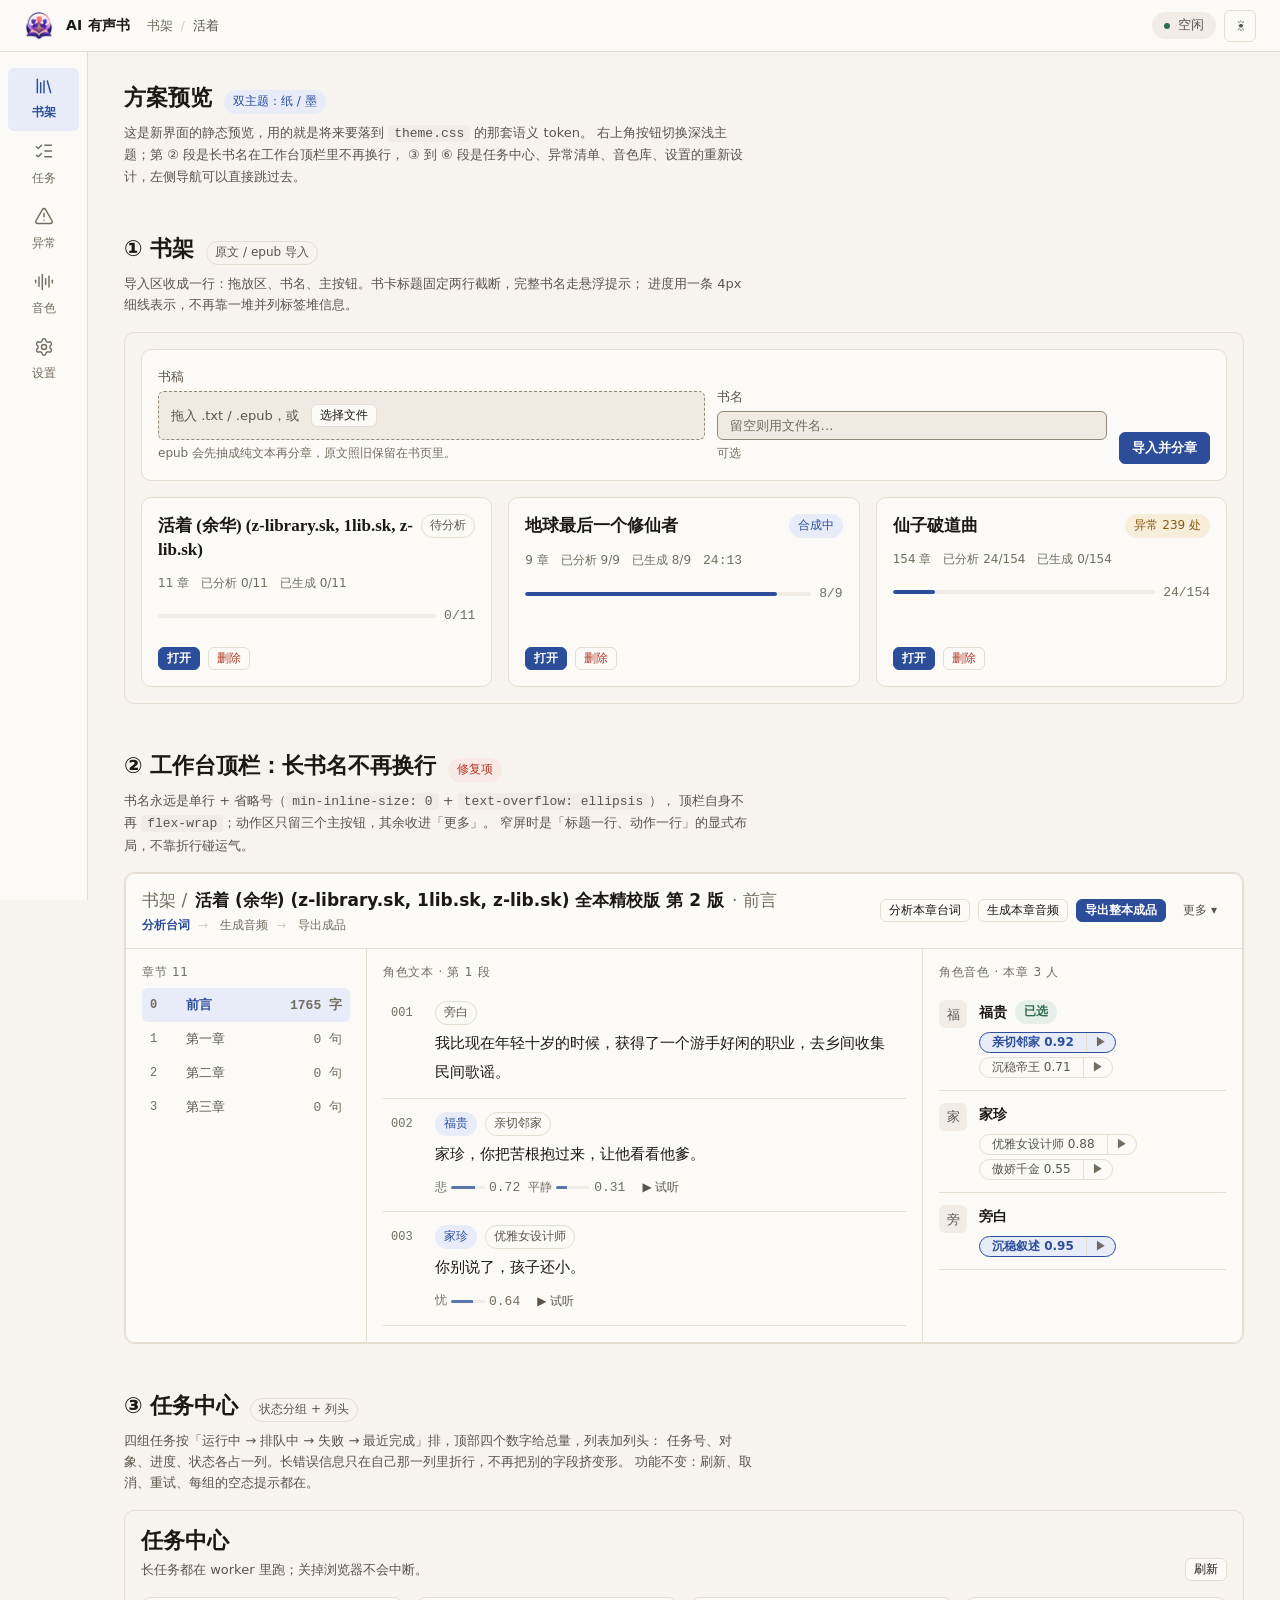
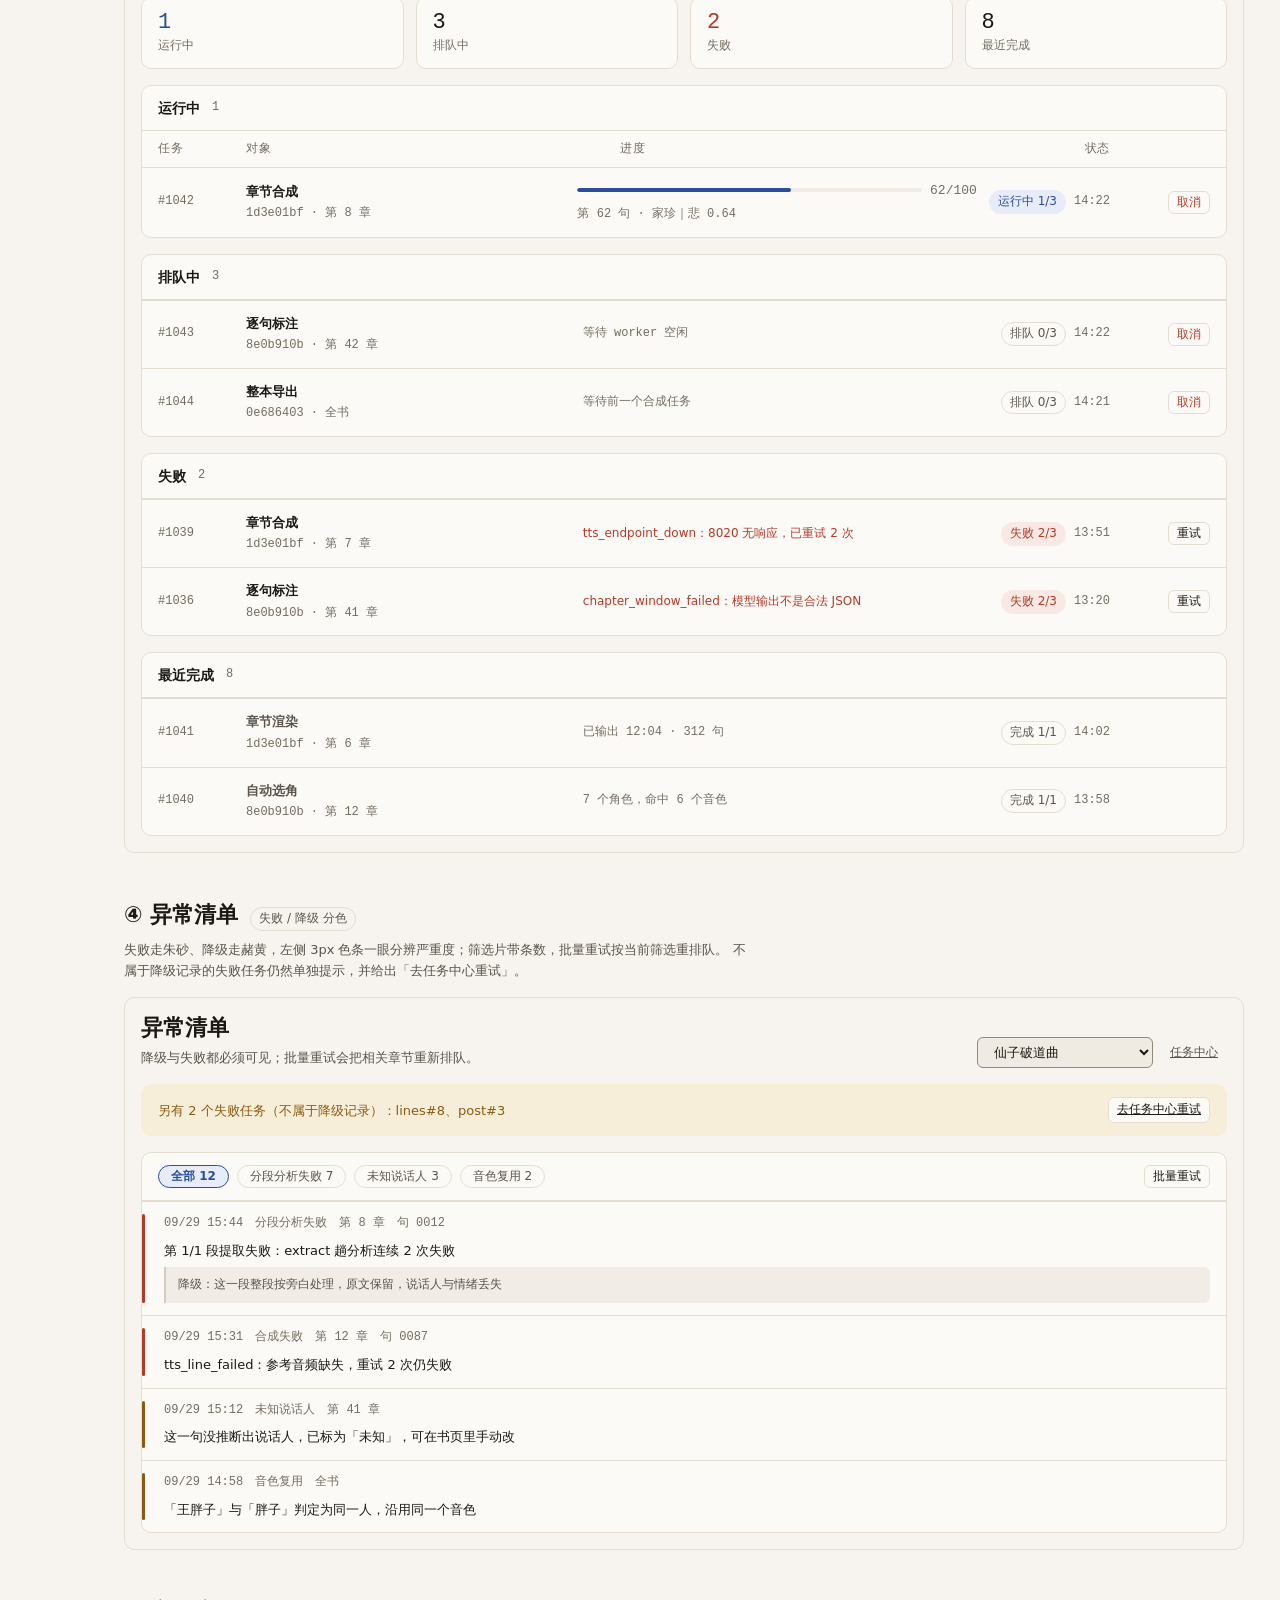
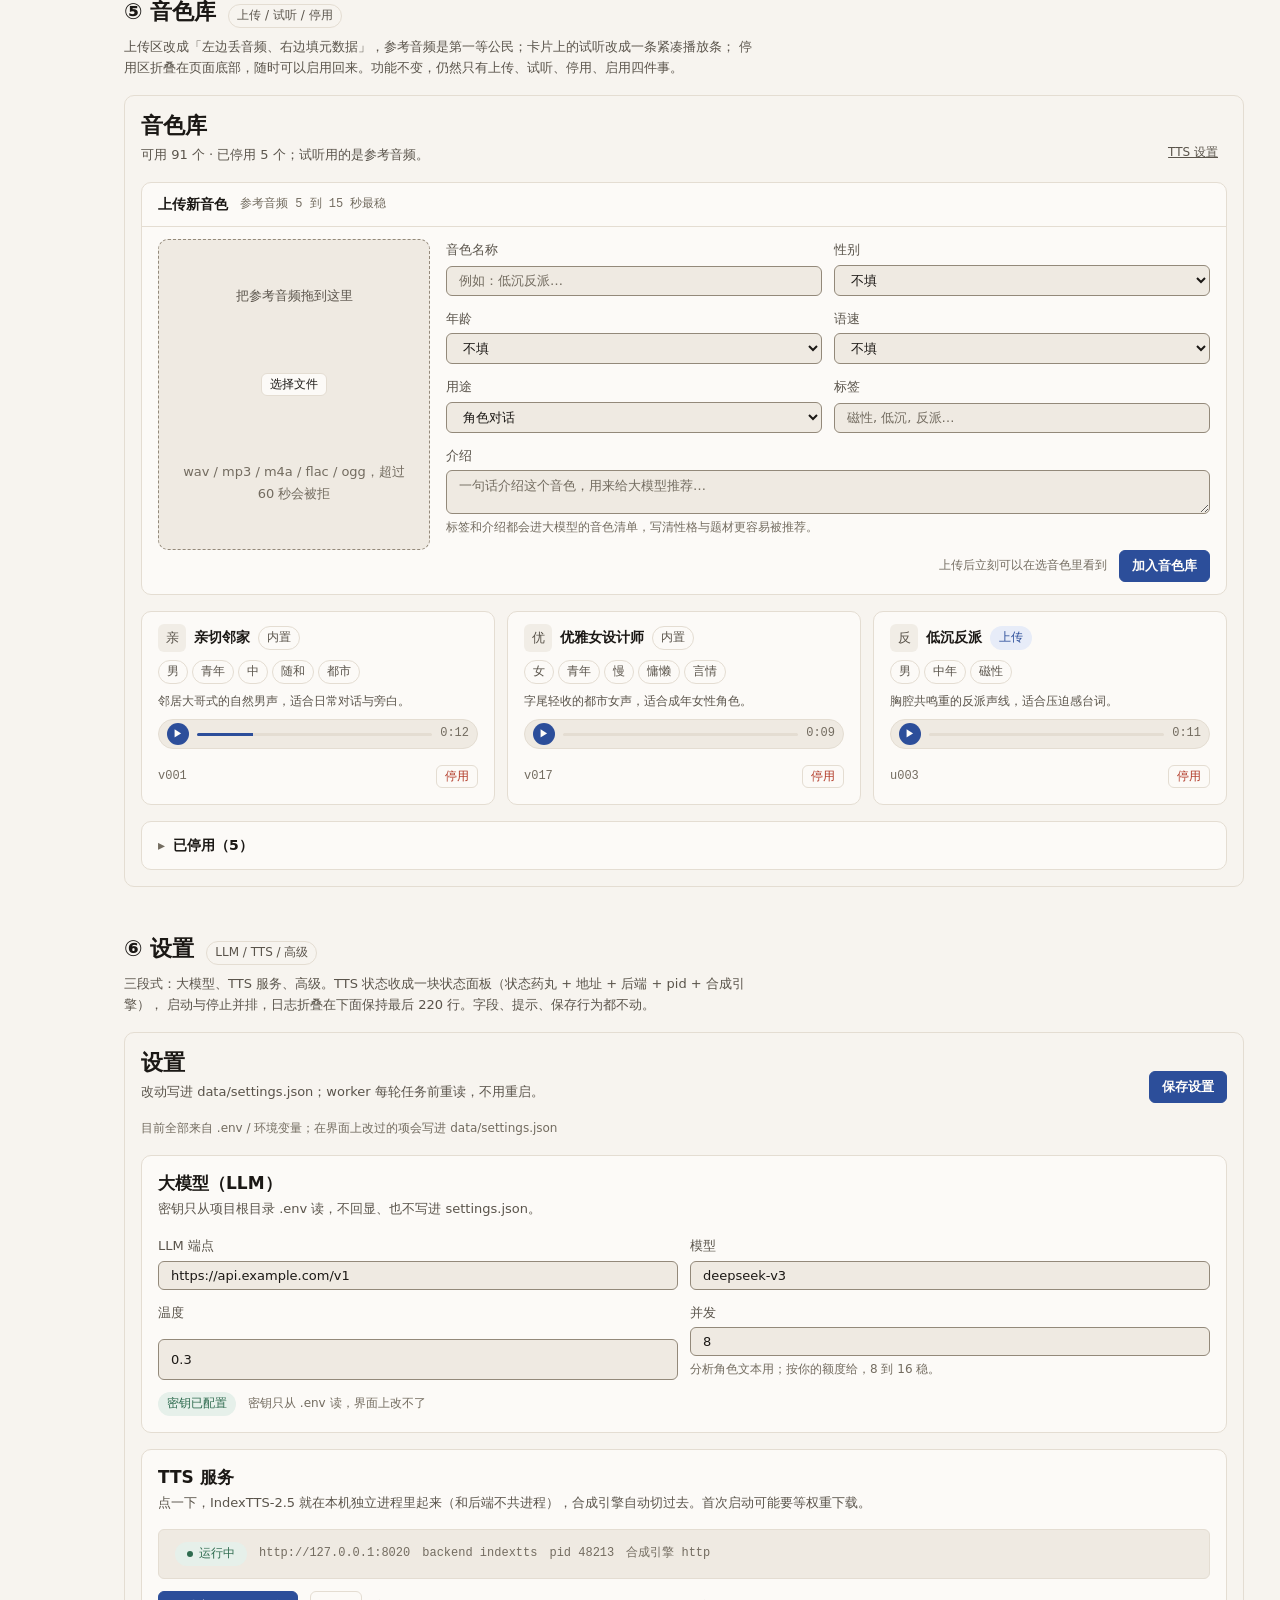
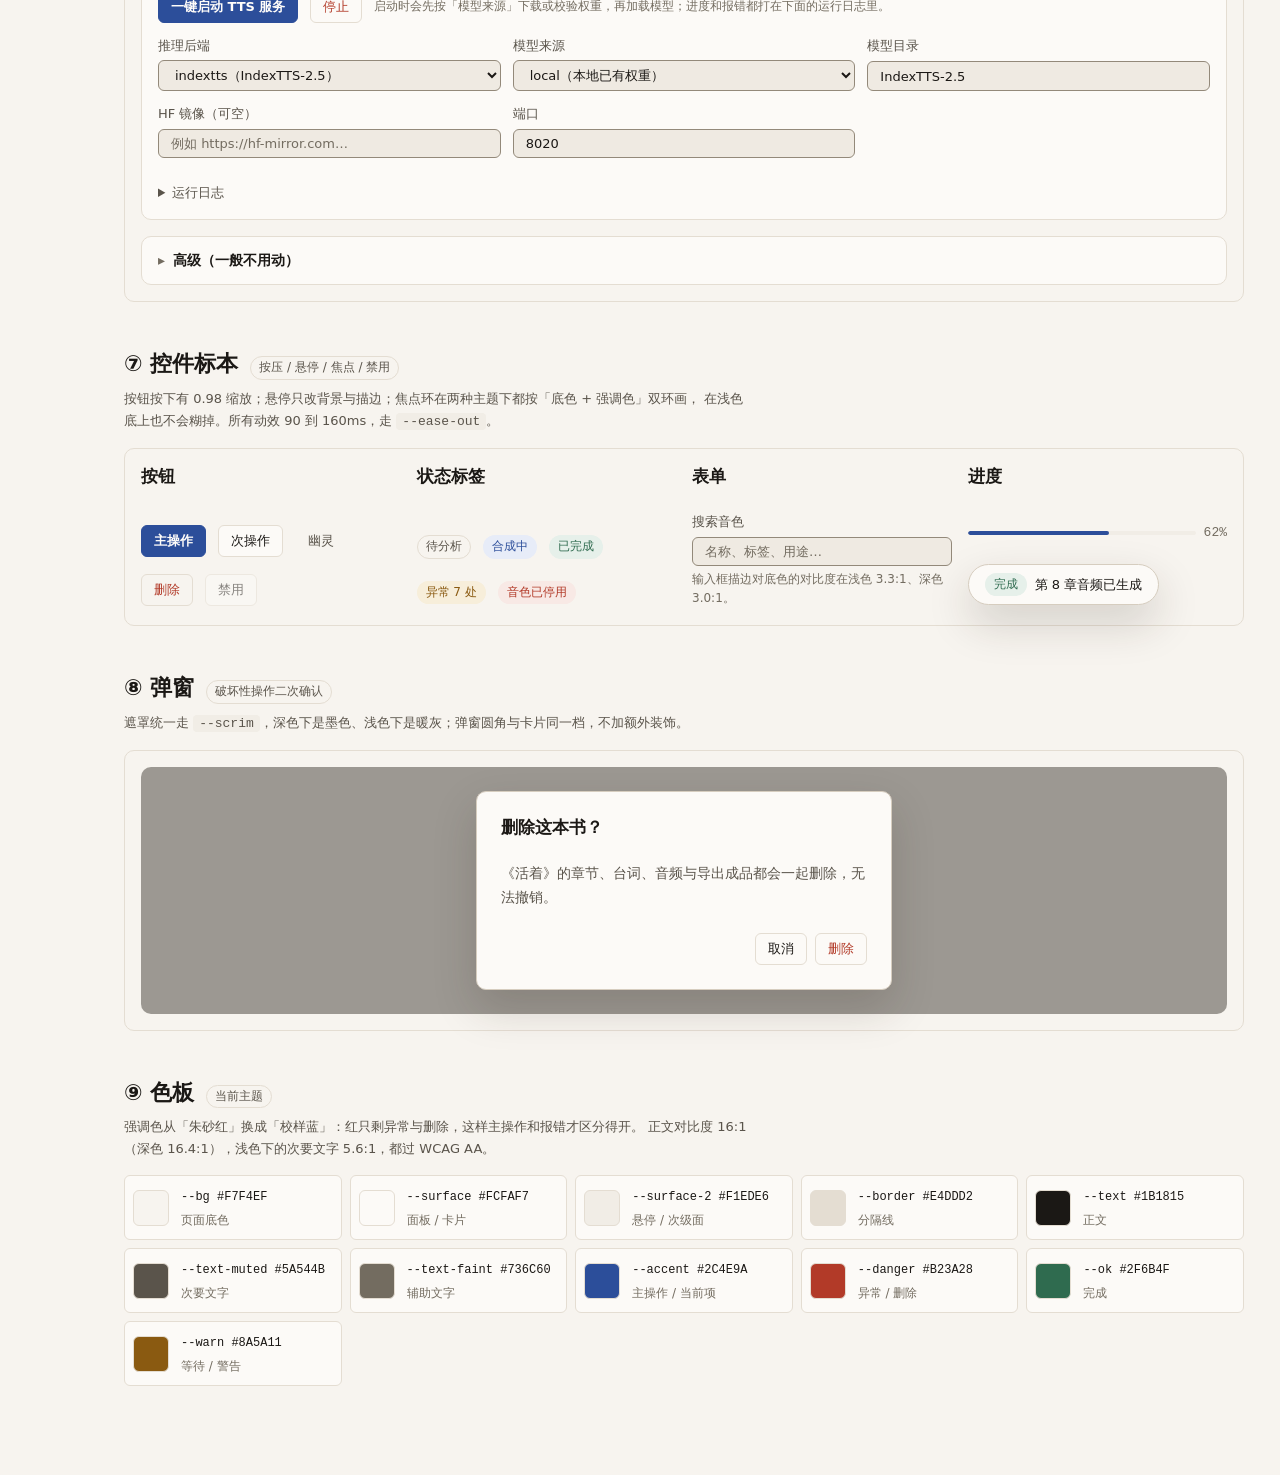
<file: docs/design-preview.html>
<!doctype html>
<html lang="zh-CN" data-theme="dark">
<head>
  <meta charset="utf-8">
  <meta name="viewport" content="width=device-width, initial-scale=1">
  <meta name="color-scheme" content="light dark">
  <title>AI 有声书 · 新界面方案预览</title>
  <script>
    // 先落主题再上色，避免刷新时闪白/闪黑
    (function () {
      try {
        var saved = localStorage.getItem("aiab-theme");
        var system = window.matchMedia("(prefers-color-scheme: light)").matches ? "light" : "dark";
        document.documentElement.dataset.theme = saved === "light" || saved === "dark" ? saved : system;
      } catch (error) {
        document.documentElement.dataset.theme = "dark";
      }
    })();
  </script>
  <style>
    /* ============================================================ 语义 token
       双主题只有一个来源：颜色全部走变量，组件里不写裸色值。
       深色 = 墨，浅色 = 纸；强调色 = 校样蓝（编辑部改稿的蓝铅笔，不参与印刷）；
       朱砂只留给「异常 / 破坏性操作」。 */
    :root {
      color-scheme: light;

      --bg: #f7f4ef;
      --surface: #fcfaf7;
      --surface-2: #f1ede6;
      --inset: #efeae2;
      --border: #e4ddd2;
      --border-strong: #d6cdbf;
      --border-input: #93897a;

      --text: #1b1815;
      --text-muted: #5a544b;
      --text-faint: #736c60;

      --accent: #2c4e9a;
      --accent-hover: #25417f;
      --accent-soft: #e7ecf8;
      --on-accent: #fffdfa;

      --danger: #b23a28;
      --danger-soft: #f8e9e5;
      --ok: #2f6b4f;
      --ok-soft: #e6f0ea;
      --warn: #8a5a11;
      --warn-soft: #f7eeda;

      --scrim: rgba(30, 24, 18, 0.42);
      --brand-chip: transparent;
      --shadow-1: 0 1px 2px rgba(43, 33, 22, 0.07), 0 6px 16px rgba(43, 33, 22, 0.05);
      --shadow-2: 0 18px 44px rgba(43, 33, 22, 0.18);

      --font-sans: "Noto Sans SC", "Source Han Sans SC", "Microsoft YaHei", system-ui, sans-serif;
      --font-serif: "Noto Serif SC", "Source Han Serif SC", "Songti SC", "SimSun", serif;
      --font-mono: "Cascadia Mono", "JetBrains Mono", "Consolas", monospace;

      --text-xs: 0.75rem;
      --text-sm: 0.8125rem;
      --text-base: 0.875rem;
      --text-lg: 1.0625rem;
      --text-xl: 1.375rem;
      --text-2xl: 1.875rem;

      --space-1: 4px;
      --space-2: 8px;
      --space-3: 12px;
      --space-4: 16px;
      --space-5: 24px;
      --space-6: 32px;
      --space-7: 48px;

      --radius-sm: 6px;
      --radius: 10px;
      --radius-pill: 999px;

      --masthead-h: 52px;
      --ease-out: cubic-bezier(0.23, 1, 0.32, 1);
      --focus: 0 0 0 2px var(--bg), 0 0 0 4px var(--accent);
    }

    :root[data-theme="dark"] {
      color-scheme: dark;

      --bg: #12100e;
      --surface: #1a1714;
      --surface-2: #221e1a;
      --inset: #151311;
      --border: #2e2823;
      --border-strong: #3d362f;
      --border-input: #6b6255;

      --text: #f3eee6;
      --text-muted: #b4aca0;
      --text-faint: #8c8377;

      --accent: #93b4f5;
      --accent-hover: #a8c4fa;
      --accent-soft: #1c2436;
      --on-accent: #0f1420;

      --danger: #e4735c;
      --danger-soft: #2a1b17;
      --ok: #6fbf95;
      --ok-soft: #16241d;
      --warn: #e0a852;
      --warn-soft: #262013;

      --scrim: rgba(6, 5, 4, 0.6);
      --brand-chip: #fbfbfb;
      --shadow-1: 0 1px 0 rgba(0, 0, 0, 0.45);
      --shadow-2: 0 20px 48px rgba(0, 0, 0, 0.55);
    }

    /* ============================================================ 基础 */
    * { box-sizing: border-box; }
    html, body { margin: 0; padding: 0; }
    body {
      background: var(--bg);
      color: var(--text);
      font-family: var(--font-sans);
      font-size: var(--text-base);
      line-height: 1.65;
      -webkit-font-smoothing: antialiased;
      transition: background-color 160ms var(--ease-out), color 160ms var(--ease-out);
    }
    h1, h2, h3, h4 { margin: 0 0 var(--space-3); line-height: 1.3; font-weight: 600; }
    h1 { font-family: var(--font-serif); font-size: var(--text-2xl); letter-spacing: 0.01em; }
    h2 { font-size: var(--text-xl); }
    h3 { font-size: var(--text-lg); }
    p { margin: 0 0 var(--space-3); }
    .mono, code { font-family: var(--font-mono); font-variant-numeric: tabular-nums; font-size: var(--text-sm); }
    .muted { color: var(--text-muted); }
    .faint { color: var(--text-faint); }
    :focus-visible { outline: none; box-shadow: var(--focus); border-radius: var(--radius-sm); }

    @media (prefers-reduced-motion: reduce) {
      * { transition-duration: 1ms !important; animation-duration: 1ms !important; }
    }

    /* ============================================================ 顶栏与导航 */
    .masthead {
      position: sticky;
      top: 0;
      z-index: 20;
      display: flex;
      align-items: center;
      gap: var(--space-4);
      block-size: var(--masthead-h);
      padding: 0 var(--space-5);
      background: var(--surface);
      border-block-end: 1px solid var(--border);
    }
    .brand { display: flex; align-items: center; gap: var(--space-3); min-inline-size: 0; }
    .brand__mark {
      inline-size: 30px;
      block-size: 30px;
      border-radius: var(--radius-sm);
      background: var(--brand-chip, transparent);
      object-fit: contain;
      flex: none;
    }
    .brand__name { font-weight: 600; letter-spacing: 0.02em; white-space: nowrap; }
    .crumb {
      display: flex;
      align-items: center;
      gap: var(--space-2);
      min-inline-size: 0;
      color: var(--text-faint);
      font-size: var(--text-sm);
    }
    .crumb__sep { color: var(--border-strong); }
    .crumb__here { color: var(--text-muted); white-space: nowrap; }
    .masthead__tail { margin-inline-start: auto; display: flex; align-items: center; gap: var(--space-2); }
    .status {
      display: inline-flex;
      align-items: center;
      gap: var(--space-2);
      padding: 3px var(--space-3);
      border-radius: var(--radius-pill);
      background: var(--surface-2);
      color: var(--text-muted);
      font-size: var(--text-xs);
      white-space: nowrap;
    }
    .status__dot { inline-size: 6px; block-size: 6px; border-radius: 50%; background: var(--ok); }

    .icon-btn {
      display: grid;
      place-items: center;
      inline-size: 32px;
      block-size: 32px;
      border: 1px solid var(--border);
      border-radius: var(--radius-sm);
      background: var(--surface);
      color: var(--text-muted);
      cursor: pointer;
      font-size: var(--text-base);
      transition: background-color 140ms var(--ease-out), color 140ms var(--ease-out), border-color 140ms var(--ease-out);
    }
    .icon-btn:hover { background: var(--surface-2); color: var(--text); border-color: var(--border-strong); }
    .icon-btn:active { transform: scale(0.97); }

    .rail {
      position: fixed;
      inset-block: var(--masthead-h) 0;
      inset-inline-start: 0;
      inline-size: 88px;
      display: flex;
      flex-direction: column;
      gap: 2px;
      padding: var(--space-4) var(--space-2);
      background: var(--surface);
      border-inline-end: 1px solid var(--border);
    }
    .rail a {
      display: flex;
      flex-direction: column;
      align-items: center;
      gap: 2px;
      padding: var(--space-2) var(--space-1);
      border-radius: var(--radius-sm);
      color: var(--text-faint);
      text-decoration: none;
      font-size: var(--text-xs);
      transition: background-color 140ms var(--ease-out), color 140ms var(--ease-out);
    }
    .rail a:hover { background: var(--surface-2); color: var(--text); }
    .rail a[aria-current="page"] { background: var(--accent-soft); color: var(--accent); font-weight: 600; }
    .rail__mark { font-family: var(--font-serif); font-size: var(--text-lg); line-height: 1.2; }

    main { margin-inline-start: 88px; padding: var(--space-6) var(--space-5) var(--space-7); }
    .wrap { max-inline-size: 1120px; margin-inline: auto; }

    .spec { margin-block-end: var(--space-7); }
    .spec__head { display: flex; align-items: baseline; gap: var(--space-3); flex-wrap: wrap; margin-block-end: var(--space-2); }
    .spec__head h2 { margin: 0; }
    .spec__note { margin: 0 0 var(--space-4); max-inline-size: 76ch; color: var(--text-muted); font-size: var(--text-sm); }
    .spec__stage { padding: var(--space-4); background: var(--bg); border: 1px solid var(--border); border-radius: var(--radius); }
    .spec__stage--flush { padding: 0; overflow: hidden; }

    /* ============================================================ 控件 */
    .btn {
      display: inline-flex;
      align-items: center;
      gap: var(--space-2);
      padding: 6px var(--space-3);
      border: 1px solid var(--border);
      border-radius: var(--radius-sm);
      background: var(--surface);
      color: var(--text);
      font-family: var(--font-sans);
      font-size: var(--text-sm);
      white-space: nowrap;
      cursor: pointer;
      transition: background-color 140ms var(--ease-out), border-color 140ms var(--ease-out), color 140ms var(--ease-out), transform 90ms var(--ease-out);
    }
    .btn:hover { background: var(--surface-2); border-color: var(--border-strong); }
    .btn:active { transform: scale(0.98); }
    .btn[disabled] { opacity: 0.5; cursor: not-allowed; }
    .btn--primary { background: var(--accent); border-color: var(--accent); color: var(--on-accent); font-weight: 600; }
    .btn--primary:hover { background: var(--accent-hover); border-color: var(--accent-hover); }
    .btn--ghost { background: transparent; border-color: transparent; color: var(--text-muted); }
    .btn--ghost:hover { background: var(--surface-2); color: var(--text); }
    .btn--danger { background: transparent; border-color: var(--border); color: var(--danger); }
    .btn--danger:hover { background: var(--danger-soft); border-color: var(--danger); }
    .btn--sm { padding: 2px var(--space-2); font-size: var(--text-xs); }

    .tag {
      display: inline-flex;
      align-items: center;
      gap: 4px;
      padding: 1px var(--space-2);
      border: 1px solid var(--border);
      border-radius: var(--radius-pill);
      color: var(--text-muted);
      font-size: var(--text-xs);
      white-space: nowrap;
    }
    .tag--accent { border-color: transparent; background: var(--accent-soft); color: var(--accent); }
    .tag--ok { border-color: transparent; background: var(--ok-soft); color: var(--ok); }
    .tag--warn { border-color: transparent; background: var(--warn-soft); color: var(--warn); }
    .tag--danger { border-color: transparent; background: var(--danger-soft); color: var(--danger); }

    .field { display: grid; gap: var(--space-1); }
    .field > label { font-size: var(--text-sm); color: var(--text-muted); }
    .field__hint { margin: 0; font-size: var(--text-xs); color: var(--text-faint); }
    input[type="text"], input[type="search"], select, textarea {
      inline-size: 100%;
      padding: 6px var(--space-3);
      border: 1px solid var(--border-input);
      border-radius: var(--radius-sm);
      background: var(--inset);
      color: var(--text);
      font-family: var(--font-sans);
      font-size: var(--text-sm);
    }
    input::placeholder, textarea::placeholder { color: var(--text-faint); }

    .progress { display: flex; align-items: center; gap: var(--space-2); min-inline-size: 8rem; }
    .progress__track { position: relative; flex: 1; block-size: 4px; border-radius: var(--radius-pill); background: var(--surface-2); overflow: hidden; }
    .progress__fill { position: absolute; inset-block: 0; left: 0; border-radius: inherit; background: var(--accent); }

    /* ============================================================ 书架 */
    .import {
      display: grid;
      grid-template-columns: minmax(0, 1.4fr) minmax(0, 1fr) auto;
      gap: var(--space-3);
      align-items: end;
      padding: var(--space-4);
      background: var(--surface);
      border: 1px solid var(--border);
      border-radius: var(--radius);
    }
    .dropzone {
      display: flex;
      align-items: center;
      gap: var(--space-3);
      padding: var(--space-3);
      border: 1px dashed var(--border-input);
      border-radius: var(--radius-sm);
      background: var(--inset);
      color: var(--text-muted);
      font-size: var(--text-sm);
    }
    .book-grid { display: grid; gap: var(--space-4); grid-template-columns: repeat(auto-fill, minmax(min(100%, 20rem), 1fr)); margin-block-start: var(--space-4); }
    .book-card {
      display: flex;
      flex-direction: column;
      gap: var(--space-3);
      padding: var(--space-4);
      background: var(--surface);
      border: 1px solid var(--border);
      border-radius: var(--radius);
      transition: border-color 140ms var(--ease-out), box-shadow 140ms var(--ease-out), transform 140ms var(--ease-out);
    }
    .book-card:hover { border-color: var(--border-strong); box-shadow: var(--shadow-1); transform: translateY(-1px); }
    .book-card__top { display: flex; align-items: flex-start; gap: var(--space-2); }
    .book-card__title {
      flex: 1;
      min-inline-size: 0;
      margin: 0;
      font-family: var(--font-serif);
      font-size: var(--text-lg);
      line-height: 1.4;
      display: -webkit-box;
      -webkit-line-clamp: 2;
      -webkit-box-orient: vertical;
      overflow: hidden;
    }
    .book-card__meta { display: flex; align-items: center; gap: var(--space-3); flex-wrap: wrap; color: var(--text-faint); font-size: var(--text-xs); }
    .book-card__actions { display: flex; gap: var(--space-2); margin-block-start: auto; padding-block-start: var(--space-2); }

    /* ============================================================ 工作台顶栏（本次要修的地方） */
    .wb { background: var(--surface); border: 1px solid var(--border); border-radius: var(--radius); overflow: hidden; }
    .wb__bar {
      display: grid;
      grid-template-columns: minmax(0, 1fr) auto;
      align-items: center;
      gap: var(--space-4);
      padding: var(--space-3) var(--space-4);
      border-block-end: 1px solid var(--border);
    }
    .wb__id { min-inline-size: 0; display: grid; gap: 2px; }
    .wb__title {
      display: flex;
      align-items: baseline;
      gap: var(--space-2);
      min-inline-size: 0;
      font-size: var(--text-lg);
      font-weight: 600;
    }
    .wb__title > .wb__book {
      min-inline-size: 0;
      overflow: hidden;
      text-overflow: ellipsis;
      white-space: nowrap;   /* 关键：书名永不换行，超出就省略号 */
    }
    .wb__title > .wb__slash, .wb__title > .wb__chap { flex: none; color: var(--text-faint); font-weight: 400; }
    .wb__steps { display: flex; align-items: center; gap: var(--space-2); font-size: var(--text-xs); color: var(--text-faint); }
    .wb__step { display: inline-flex; align-items: center; gap: 4px; }
    .wb__step[data-state="current"] { color: var(--accent); font-weight: 600; }
    .wb__step + .wb__step::before { content: "→"; color: var(--border-strong); margin-inline-end: var(--space-2); }
    .wb__actions { display: flex; align-items: center; gap: var(--space-2); flex-wrap: nowrap; }
    .wb__body { display: grid; grid-template-columns: 15rem minmax(0, 1fr) 20rem; }
    .wb__col { padding: var(--space-4); }
    .wb__col + .wb__col { border-inline-start: 1px solid var(--border); }
    .wb__col h4 { margin: 0 0 var(--space-2); font-size: var(--text-xs); color: var(--text-faint); font-weight: 400; letter-spacing: 0.06em; }

    .chapter-item {
      display: grid;
      grid-template-columns: 1.75rem minmax(0, 1fr) auto;
      align-items: center;
      gap: var(--space-2);
      inline-size: 100%;
      padding: var(--space-2);
      border: 0;
      border-radius: var(--radius-sm);
      background: transparent;
      color: var(--text-muted);
      font-family: var(--font-sans);
      font-size: var(--text-sm);
      text-align: start;
      cursor: pointer;
    }
    .chapter-item:hover { background: var(--surface-2); color: var(--text); }
    .chapter-item[aria-current="true"] { background: var(--accent-soft); color: var(--accent); font-weight: 600; }
    .chapter-item__no { font-family: var(--font-mono); font-size: var(--text-xs); color: var(--text-faint); }

    .line {
      display: grid;
      grid-template-columns: 2rem minmax(0, 1fr);
      gap: var(--space-3);
      padding: var(--space-3) var(--space-2);
      border-block-end: 1px solid var(--border);
    }
    .line:hover { background: var(--surface-2); }
    .line__seq { font-family: var(--font-mono); font-size: var(--text-xs); color: var(--text-faint); padding-block-start: 4px; }
    .line__who { display: inline-flex; align-items: center; gap: var(--space-2); margin-block-end: var(--space-1); }
    .line__role { font-size: var(--text-xs); color: var(--text-muted); }
    .line__role--narration { color: var(--text-faint); }
    .line__text { margin: 0; font-family: var(--font-serif); font-size: 0.9375rem; line-height: 1.9; }
    .line__tools { display: flex; align-items: center; gap: var(--space-2); margin-block-start: var(--space-2); }
    .emo { display: inline-flex; align-items: center; gap: 4px; font-size: var(--text-xs); color: var(--text-faint); }
    .emo__bar { inline-size: 34px; block-size: 3px; border-radius: var(--radius-pill); background: var(--surface-2); position: relative; overflow: hidden; }
    .emo__bar > span { position: absolute; inset-block: 0; left: 0; background: var(--accent); opacity: 0.75; }

    .cast-row {
      display: grid;
      grid-template-columns: 28px minmax(0, 1fr);
      gap: var(--space-3);
      padding: var(--space-3) 0;
      border-block-end: 1px solid var(--border);
    }
    .cast-row__avatar {
      display: grid;
      place-items: center;
      inline-size: 28px;
      block-size: 28px;
      border-radius: var(--radius-sm);
      background: var(--surface-2);
      color: var(--text-muted);
      font-family: var(--font-serif);
      font-size: var(--text-sm);
    }
    .cast-row__name { display: flex; align-items: center; gap: var(--space-2); font-weight: 600; }
    .cast-row__recs { display: flex; flex-wrap: wrap; gap: var(--space-1); margin-block-start: var(--space-2); }
    .rec {
      display: inline-flex;
      align-items: stretch;
      border: 1px solid var(--border);
      border-radius: var(--radius-pill);
      overflow: hidden;
      background: var(--surface);
    }
    .rec[data-picked="true"] { border-color: var(--accent); background: var(--accent-soft); }
    .rec__pick {
      border: 0;
      background: transparent;
      color: var(--text-muted);
      font-family: var(--font-sans);
      font-size: var(--text-xs);
      padding: 1px var(--space-3);
      cursor: pointer;
    }
    .rec[data-picked="true"] .rec__pick { color: var(--accent); font-weight: 600; }
    .rec__play {
      border: 0;
      border-inline-start: 1px solid var(--border);
      background: transparent;
      color: var(--text-faint);
      font-size: var(--text-xs);
      padding: 0 var(--space-2);
      cursor: pointer;
      transition: color 140ms var(--ease-out), background-color 140ms var(--ease-out);
    }
    .rec__play:hover { background: var(--surface-2); color: var(--accent); }
    .rec__play[disabled] { opacity: 0.45; cursor: not-allowed; }

    /* ============================================================ 通用页面骨架 */
    .page-head { display: flex; align-items: flex-end; justify-content: space-between; gap: var(--space-4); flex-wrap: wrap; margin-block-end: var(--space-4); }
    .page-head h3 { margin: 0; font-size: var(--text-xl); }
    .page-head p { margin: var(--space-1) 0 0; color: var(--text-muted); font-size: var(--text-sm); }
    .page-head__actions { display: flex; align-items: center; gap: var(--space-2); }

    .stat-row { display: grid; gap: var(--space-3); grid-template-columns: repeat(auto-fit, minmax(min(100%, 8.5rem), 1fr)); margin-block-end: var(--space-4); }
    .stat { padding: var(--space-3) var(--space-4); background: var(--surface); border: 1px solid var(--border); border-radius: var(--radius); }
    .stat__num { font-family: var(--font-mono); font-size: var(--text-xl); font-variant-numeric: tabular-nums; line-height: 1.2; }
    .stat__label { font-size: var(--text-xs); color: var(--text-faint); }
    .stat[data-tone="accent"] .stat__num { color: var(--accent); }
    .stat[data-tone="danger"] .stat__num { color: var(--danger); }

    .panel { background: var(--surface); border: 1px solid var(--border); border-radius: var(--radius); }
    .panel + .panel { margin-block-start: var(--space-4); }
    .panel__bar { display: flex; align-items: center; gap: var(--space-3); flex-wrap: wrap; padding: var(--space-3) var(--space-4); border-block-end: 1px solid var(--border); }
    .panel__bar h4 { margin: 0; font-size: var(--text-base); }
    .panel__bar .count { font-family: var(--font-mono); font-size: var(--text-xs); color: var(--text-faint); }
    .panel__bar .spacer { margin-inline-start: auto; }
    .panel__body { padding: var(--space-3) var(--space-4); }
    .panel > summary { display: flex; align-items: center; gap: var(--space-2); padding: var(--space-3) var(--space-4); cursor: pointer; list-style: none; font-size: var(--text-base); font-weight: 600; }
    .panel > summary::-webkit-details-marker { display: none; }
    .panel > summary::before { content: "▸"; color: var(--text-faint); }
    .panel[open] > summary::before { content: "▾"; }

    /* ============================================================ 任务中心 */
    .list-head,
    .job-row { display: grid; gap: var(--space-3); align-items: center; grid-template-columns: 4.75rem minmax(0, 1fr) minmax(0, 1.25fr) auto 5.5rem; }
    .list-head { padding: var(--space-2) var(--space-4); font-size: var(--text-xs); color: var(--text-faint); letter-spacing: 0.06em; }
    .job-row { padding: var(--space-3) var(--space-4); border-block-start: 1px solid var(--border); font-size: var(--text-sm); }
    .job-row:first-of-type { border-block-start: 0; }
    .job-row__id { font-family: var(--font-mono); font-size: var(--text-xs); color: var(--text-faint); }
    .job-row__what { display: grid; gap: 2px; min-inline-size: 0; }
    .job-row__kind { font-weight: 600; }
    .job-row__meta { font-family: var(--font-mono); font-size: var(--text-xs); color: var(--text-faint); }
    .job-row__state { display: grid; gap: 4px; min-inline-size: 0; }
    .job-row__status { display: flex; align-items: center; gap: var(--space-2); }
    .job-row__act { display: flex; justify-content: flex-end; }
    .job-row[data-status="failed"] .job-row__msg { color: var(--danger); font-size: var(--text-xs); }
    .job-row[data-status="done"] { color: var(--text-muted); }

    /* ============================================================ 异常清单 */
    .banner { display: flex; align-items: center; gap: var(--space-3); flex-wrap: wrap; padding: var(--space-3) var(--space-4); margin-block-end: var(--space-4); border: 1px solid transparent; border-radius: var(--radius); background: var(--warn-soft); color: var(--warn); font-size: var(--text-sm); }
    .banner .spacer { margin-inline-start: auto; }
    .chips-bar { display: flex; gap: var(--space-2); flex-wrap: wrap; }
    .chip { padding: 2px var(--space-3); border: 1px solid var(--border); border-radius: var(--radius-pill); background: var(--surface); color: var(--text-muted); font-family: var(--font-sans); font-size: var(--text-xs); cursor: pointer; transition: background-color 140ms var(--ease-out), border-color 140ms var(--ease-out), color 140ms var(--ease-out); }
    .chip:hover { border-color: var(--border-strong); color: var(--text); }
    .chip[aria-pressed="true"] { border-color: var(--accent); background: var(--accent-soft); color: var(--accent); font-weight: 600; }
    .issue-row { position: relative; display: grid; gap: 6px; padding: var(--space-3) var(--space-4) var(--space-3) calc(var(--space-4) + 6px); border-block-start: 1px solid var(--border); }
    .issue-row:first-of-type { border-block-start: 0; }
    .issue-row::before { content: ""; position: absolute; inset-block: var(--space-3); inset-inline-start: 0; inline-size: 3px; border-radius: var(--radius-pill); background: var(--warn); }
    .issue-row[data-severity="fail"]::before { background: var(--danger); }
    .issue-row__head { display: flex; align-items: center; gap: var(--space-3); flex-wrap: wrap; font-family: var(--font-mono); font-size: var(--text-xs); color: var(--text-faint); }
    .issue-row__reason { margin: 0; font-size: var(--text-sm); }
    .issue-row__fallback { margin: 0; padding: var(--space-2) var(--space-3); border-inline-start: 2px solid var(--border-strong); border-radius: 0 var(--radius-sm) var(--radius-sm) 0; background: var(--surface-2); color: var(--text-muted); font-size: var(--text-xs); }
    select.inline { inline-size: auto; min-inline-size: 11rem; }

    /* ============================================================ 音色库 */
    .upload { display: grid; gap: var(--space-4); grid-template-columns: 17rem minmax(0, 1fr); }
    .dropzone--audio { display: grid; place-items: center; gap: var(--space-2); min-block-size: 10rem; padding: var(--space-4); text-align: center; border: 1px dashed var(--border-input); border-radius: var(--radius); background: var(--inset); color: var(--text-muted); font-size: var(--text-sm); }
    .field-grid { display: grid; gap: 0 var(--space-3); grid-template-columns: repeat(2, minmax(0, 1fr)); }
    .field-grid .field { margin-block-end: var(--space-3); }
    .field--wide { grid-column: 1 / -1; }
    .voice-grid { display: grid; gap: var(--space-3); grid-template-columns: repeat(auto-fill, minmax(min(100%, 17rem), 1fr)); }
    .voice-card { display: flex; flex-direction: column; gap: var(--space-2); padding: var(--space-3) var(--space-4) var(--space-4); background: var(--surface); border: 1px solid var(--border); border-radius: var(--radius); }
    .voice-card__head { display: flex; align-items: center; gap: var(--space-2); }
    .voice-card__name { font-family: var(--font-serif); font-size: var(--text-base); font-weight: 600; }
    .voice-card__tags { display: flex; gap: var(--space-1); flex-wrap: wrap; }
    .voice-card__desc { margin: 0; color: var(--text-muted); font-size: var(--text-xs); line-height: 1.6; }
    .voice-card__foot { display: flex; align-items: center; gap: var(--space-2); margin-block-start: auto; padding-block-start: var(--space-2); }
    .voice-card__id { font-family: var(--font-mono); font-size: var(--text-xs); color: var(--text-faint); }
    .player { display: flex; align-items: center; gap: var(--space-2); padding: 3px var(--space-2); background: var(--inset); border: 1px solid var(--border); border-radius: var(--radius-pill); }
    .player__btn { display: grid; place-items: center; inline-size: 22px; block-size: 22px; border: 0; border-radius: 50%; background: var(--accent); color: var(--on-accent); font-size: 10px; cursor: pointer; }
    .player__track { position: relative; flex: 1; block-size: 3px; border-radius: var(--radius-pill); background: var(--border); overflow: hidden; }
    .player__fill { position: absolute; inset-block: 0; left: 0; background: var(--accent); }
    .player__time { font-family: var(--font-mono); font-size: var(--text-xs); color: var(--text-faint); }
    .disabled-row { display: grid; grid-template-columns: 24px minmax(0, 1fr) auto auto; align-items: center; gap: var(--space-3); padding: var(--space-2) var(--space-4); border-block-start: 1px solid var(--border); font-size: var(--text-sm); }
    .disabled-row:first-of-type { border-block-start: 0; }

    /* ============================================================ 设置 */
    .settings-grid { display: grid; gap: var(--space-4); }
    .setting-section { padding: var(--space-4); background: var(--surface); border: 1px solid var(--border); border-radius: var(--radius); }
    .setting-section > h3 { margin: 0 0 var(--space-1); font-size: var(--text-lg); }
    .setting-section__note { margin: 0 0 var(--space-4); color: var(--text-muted); font-size: var(--text-sm); }
    .field-grid--3 { grid-template-columns: repeat(3, minmax(0, 1fr)); }
    .status-panel { display: flex; align-items: center; gap: var(--space-3); flex-wrap: wrap; padding: var(--space-3) var(--space-4); background: var(--inset); border: 1px solid var(--border); border-radius: var(--radius-sm); }
    .status-panel__meta { font-family: var(--font-mono); font-size: var(--text-xs); color: var(--text-faint); }
    .pill { display: inline-flex; align-items: center; gap: 6px; padding: 2px var(--space-3); border-radius: var(--radius-pill); font-size: var(--text-xs); }
    .pill--ok { background: var(--ok-soft); color: var(--ok); }
    .pill--idle { background: var(--surface-2); color: var(--text-muted); }
    .pill--warn { background: var(--warn-soft); color: var(--warn); }
    .pill__dot { inline-size: 6px; block-size: 6px; border-radius: 50%; background: currentColor; }
    .log { margin: 0; padding: var(--space-3); max-block-size: 11rem; overflow: auto; background: var(--inset); border: 1px solid var(--border); border-radius: var(--radius-sm); font-family: var(--font-mono); font-size: var(--text-xs); line-height: 1.75; color: var(--text-muted); white-space: pre-wrap; }
    .log-details > summary { padding: var(--space-3) 0 0; cursor: pointer; color: var(--text-muted); font-size: var(--text-sm); }
    .log-details[open] > summary { margin-block-end: var(--space-2); }

    @media (max-width: 900px) {
      .upload { grid-template-columns: minmax(0, 1fr); }
      .list-head { display: none; }
      .job-row { grid-template-columns: minmax(0, 1fr) auto; }
      .job-row__id,
      .job-row__state { grid-column: 1 / -1; }
      .field-grid,
      .field-grid--3 { grid-template-columns: minmax(0, 1fr); }
    }

    /* ============================================================ 标本与色板 */
    .row { display: flex; align-items: center; gap: var(--space-3); flex-wrap: wrap; }
    .stack { display: grid; gap: var(--space-3); }
    .spec__grid { display: grid; gap: var(--space-4); grid-template-columns: repeat(auto-fit, minmax(min(100%, 15rem), 1fr)); }
    .swatches { display: grid; gap: var(--space-2); grid-template-columns: repeat(auto-fit, minmax(min(100%, 13rem), 1fr)); }
    .swatch { display: flex; align-items: center; gap: var(--space-3); padding: var(--space-2); border: 1px solid var(--border); border-radius: var(--radius-sm); background: var(--surface); }
    .swatch__chip { inline-size: 36px; block-size: 36px; border-radius: var(--radius-sm); border: 1px solid var(--border); flex: none; }
    .swatch__name { font-family: var(--font-mono); font-size: var(--text-xs); }
    .swatch__use { font-size: var(--text-xs); color: var(--text-faint); }

    .modal-demo { display: grid; place-items: center; padding: var(--space-5); background: var(--scrim); border-radius: var(--radius); }
    .modal {
      inline-size: min(26rem, 100%);
      display: grid;
      gap: var(--space-3);
      padding: var(--space-5);
      background: var(--surface);
      border: 1px solid var(--border-strong);
      border-radius: var(--radius);
      box-shadow: var(--shadow-2);
    }
    .modal__actions { display: flex; justify-content: flex-end; gap: var(--space-2); }
    .toast {
      display: inline-flex;
      align-items: center;
      gap: var(--space-2);
      padding: var(--space-2) var(--space-4);
      background: var(--surface);
      border: 1px solid var(--border-strong);
      border-radius: var(--radius-pill);
      box-shadow: var(--shadow-2);
      font-size: var(--text-sm);
    }

    code {
      padding: 1px 6px;
      border-radius: 4px;
      background: var(--surface-2);
      color: var(--text-muted);
    }

    @media (max-width: 1000px) {
      .wb__body { grid-template-columns: minmax(0, 1fr); }
      .wb__col + .wb__col { border-inline-start: 0; border-block-start: 1px solid var(--border); }
      .import { grid-template-columns: minmax(0, 1fr); }
    }
    @media (max-width: 760px) {
      .rail { display: none; }
      main { margin-inline-start: 0; }
      .wb__bar { grid-template-columns: minmax(0, 1fr); }
      .wb__actions { flex-wrap: wrap; }
      .wb__steps { display: none; }
    }
  </style>
</head>
<body>
  <header class="masthead">
    <div class="brand">
      <img class="brand__mark" src="../src/audiobook/web/logo-mark.png" alt="" width="30" height="30">
      <span class="brand__name">AI 有声书</span>
    </div>
    <nav class="crumb" aria-label="面包屑">
      <span>书架</span>
      <span class="crumb__sep">/</span>
      <span class="crumb__here">活着</span>
    </nav>
    <div class="masthead__tail">
      <span class="status"><span class="status__dot" aria-hidden="true"></span><span class="mono">空闲</span></span>
      <button class="icon-btn" id="theme-toggle" type="button" aria-label="切换浅色主题" title="切换浅色主题">☾</button>
    </div>
  </header>

  <nav class="rail" aria-label="主导航">
    <a href="#shelf" aria-current="page"><span class="rail__mark"><svg class="icon" viewBox="0 0 24 24" width="20" height="20" fill="none" stroke="currentColor" stroke-width="1.75" stroke-linecap="round" stroke-linejoin="round"><path d="m16 6 4 14" /><path d="M12 6v14" /><path d="M8 8v12" /><path d="M4 4v16" /></svg></span><span>书架</span></a>
    <a href="#jobs"><span class="rail__mark"><svg class="icon" viewBox="0 0 24 24" width="20" height="20" fill="none" stroke="currentColor" stroke-width="1.75" stroke-linecap="round" stroke-linejoin="round"><path d="M13 5h8" /><path d="M13 12h8" /><path d="M13 19h8" /><path d="m3 17 2 2 4-4" /><path d="m3 7 2 2 4-4" /></svg></span><span>任务</span></a>
    <a href="#issues"><span class="rail__mark"><svg class="icon" viewBox="0 0 24 24" width="20" height="20" fill="none" stroke="currentColor" stroke-width="1.75" stroke-linecap="round" stroke-linejoin="round"><path d="m21.73 18-8-14a2 2 0 0 0-3.48 0l-8 14A2 2 0 0 0 4 21h16a2 2 0 0 0 1.73-3" /><path d="M12 9v4" /><path d="M12 17h.01" /></svg></span><span>异常</span></a>
    <a href="#voices"><span class="rail__mark"><svg class="icon" viewBox="0 0 24 24" width="20" height="20" fill="none" stroke="currentColor" stroke-width="1.75" stroke-linecap="round" stroke-linejoin="round"><path d="M2 10v3" /><path d="M6 6v11" /><path d="M10 3v18" /><path d="M14 8v7" /><path d="M18 5v13" /><path d="M22 10v3" /></svg></span><span>音色</span></a>
    <a href="#settings"><span class="rail__mark"><svg class="icon" viewBox="0 0 24 24" width="20" height="20" fill="none" stroke="currentColor" stroke-width="1.75" stroke-linecap="round" stroke-linejoin="round"><path d="M9.671 4.136a2.34 2.34 0 0 1 4.659 0 2.34 2.34 0 0 0 3.319 1.915 2.34 2.34 0 0 1 2.33 4.033 2.34 2.34 0 0 0 0 3.831 2.34 2.34 0 0 1-2.33 4.033 2.34 2.34 0 0 0-3.319 1.915 2.34 2.34 0 0 1-4.659 0 2.34 2.34 0 0 0-3.32-1.915 2.34 2.34 0 0 1-2.33-4.033 2.34 2.34 0 0 0 0-3.831A2.34 2.34 0 0 1 6.35 6.051a2.34 2.34 0 0 0 3.319-1.915" /><circle cx="12" cy="12" r="3" /></svg></span><span>设置</span></a>
  </nav>

  <main>
    <div class="wrap">
      <section class="spec" id="top">
        <div class="spec__head">
          <h2>方案预览</h2>
          <span class="tag tag--accent">双主题：纸 / 墨</span>
        </div>
        <p class="spec__note">
          这是新界面的静态预览，用的就是将来要落到 <code>theme.css</code> 的那套语义 token。
          右上角按钮切换深浅主题；第 ② 段是长书名在工作台顶栏里不再换行，
          ③ 到 ⑥ 段是任务中心、异常清单、音色库、设置的重新设计，左侧导航可以直接跳过去。
        </p>
      </section>

      <section class="spec" id="shelf">
        <div class="spec__head">
          <h2>① 书架</h2>
          <span class="tag">原文 / epub 导入</span>
        </div>
        <p class="spec__note">
          导入区收成一行：拖放区、书名、主按钮。书卡标题固定两行截断，完整书名走悬浮提示；
          进度用一条 4px 细线表示，不再靠一堆并列标签堆信息。
        </p>
        <div class="spec__stage">
          <div class="import">
            <div class="field">
              <label for="demo-file">书稿</label>
              <div class="dropzone" id="demo-file">拖入 .txt / .epub，或<button class="btn btn--sm" type="button">选择文件</button></div>
              <p class="field__hint">epub 会先抽成纯文本再分章，原文照旧保留在书页里。</p>
            </div>
            <div class="field">
              <label for="demo-title">书名</label>
              <input id="demo-title" type="text" placeholder="留空则用文件名…">
              <p class="field__hint">可选</p>
            </div>
            <button class="btn btn--primary" type="button">导入并分章</button>
          </div>

          <div class="book-grid">
            <article class="book-card">
              <div class="book-card__top">
                <h3 class="book-card__title" title="活着 (余华) (z-library.sk, 1lib.sk, z-lib.sk)">活着 (余华) (z-library.sk, 1lib.sk, z-lib.sk)</h3>
                <span class="tag">待分析</span>
              </div>
              <div class="book-card__meta"><span>11 章</span><span>已分析 0/11</span><span>已生成 0/11</span></div>
              <span class="progress" aria-label="进度 0/11"><span class="progress__track"><span class="progress__fill" style="width:0%"></span></span><span class="mono faint">0/11</span></span>
              <div class="book-card__actions">
                <button class="btn btn--sm btn--primary" type="button">打开</button>
                <button class="btn btn--sm btn--danger" type="button">删除</button>
              </div>
            </article>

            <article class="book-card">
              <div class="book-card__top">
                <h3 class="book-card__title" title="地球最后一个修仙者">地球最后一个修仙者</h3>
                <span class="tag tag--accent">合成中</span>
              </div>
              <div class="book-card__meta"><span>9 章</span><span>已分析 9/9</span><span>已生成 8/9</span><span class="mono">24:13</span></div>
              <span class="progress" aria-label="进度 8/9"><span class="progress__track"><span class="progress__fill" style="width:88%"></span></span><span class="mono faint">8/9</span></span>
              <div class="book-card__actions">
                <button class="btn btn--sm btn--primary" type="button">打开</button>
                <button class="btn btn--sm btn--danger" type="button">删除</button>
              </div>
            </article>

            <article class="book-card">
              <div class="book-card__top">
                <h3 class="book-card__title" title="仙子破道曲">仙子破道曲</h3>
                <span class="tag tag--warn">异常 239 处</span>
              </div>
              <div class="book-card__meta"><span>154 章</span><span>已分析 24/154</span><span>已生成 0/154</span></div>
              <span class="progress" aria-label="进度 24/154"><span class="progress__track"><span class="progress__fill" style="width:16%"></span></span><span class="mono faint">24/154</span></span>
              <div class="book-card__actions">
                <button class="btn btn--sm btn--primary" type="button">打开</button>
                <button class="btn btn--sm btn--danger" type="button">删除</button>
              </div>
            </article>
          </div>
        </div>
      </section>

      <section class="spec" id="workbench">
        <div class="spec__head">
          <h2>② 工作台顶栏：长书名不再换行</h2>
          <span class="tag tag--danger">修复项</span>
        </div>
        <p class="spec__note">
          书名永远是单行 + 省略号（<code>min-inline-size: 0</code> + <code>text-overflow: ellipsis</code>），
          顶栏自身不再 <code>flex-wrap</code>；动作区只留三个主按钮，其余收进「更多」。
          窄屏时是「标题一行、动作一行」的显式布局，不靠折行碰运气。
        </p>
        <div class="spec__stage spec__stage--flush">
          <div class="wb">
            <div class="wb__bar">
              <div class="wb__id">
                <div class="wb__title">
                  <span class="wb__slash">书架 /</span>
                  <span class="wb__book" title="活着 (余华) (z-library.sk, 1lib.sk, z-lib.sk) 全本精校版 第 2 版">活着 (余华) (z-library.sk, 1lib.sk, z-lib.sk) 全本精校版 第 2 版</span>
                  <span class="wb__chap">· 前言</span>
                </div>
                <div class="wb__steps">
                  <span class="wb__step" data-state="current">分析台词</span>
                  <span class="wb__step">生成音频</span>
                  <span class="wb__step">导出成品</span>
                </div>
              </div>
              <div class="wb__actions">
                <button class="btn btn--sm" type="button" title="用大模型把本章拆成旁白与台词，并标注情绪">分析本章台词</button>
                <button class="btn btn--sm" type="button" title="逐句合成本章音频，随后自动拼接">生成本章音频</button>
                <button class="btn btn--sm btn--primary" type="button" title="合成整本并导出 wav / srt / mkv">导出整本成品</button>
                <button class="btn btn--sm btn--ghost" type="button" aria-haspopup="menu" title="更多操作">更多 ▾</button>
              </div>
            </div>
            <div class="wb__body">
              <div class="wb__col">
                <h4>章节 11</h4>
                <button class="chapter-item" type="button" aria-current="true"><span class="chapter-item__no">0</span><span>前言</span><span class="mono faint">1765 字</span></button>
                <button class="chapter-item" type="button"><span class="chapter-item__no">1</span><span>第一章</span><span class="mono faint">0 句</span></button>
                <button class="chapter-item" type="button"><span class="chapter-item__no">2</span><span>第二章</span><span class="mono faint">0 句</span></button>
                <button class="chapter-item" type="button"><span class="chapter-item__no">3</span><span>第三章</span><span class="mono faint">0 句</span></button>
              </div>
              <div class="wb__col">
                <h4>角色文本 · 第 1 段</h4>
                <div class="line">
                  <span class="line__seq">001</span>
                  <div>
                    <span class="line__who"><span class="tag">旁白</span></span>
                    <p class="line__text">我比现在年轻十岁的时候，获得了一个游手好闲的职业，去乡间收集民间歌谣。</p>
                  </div>
                </div>
                <div class="line">
                  <span class="line__seq">002</span>
                  <div>
                    <span class="line__who"><span class="tag tag--accent">福贵</span><span class="tag">亲切邻家</span></span>
                    <p class="line__text">家珍，你把苦根抱过来，让他看看他爹。</p>
                    <div class="line__tools">
                      <span class="emo">悲 <span class="emo__bar"><span style="width:72%"></span></span><span class="mono">0.72</span></span>
                      <span class="emo">平静 <span class="emo__bar"><span style="width:31%"></span></span><span class="mono">0.31</span></span>
                      <button class="btn btn--sm btn--ghost" type="button" title="试听这一句">▶ 试听</button>
                    </div>
                  </div>
                </div>
                <div class="line">
                  <span class="line__seq">003</span>
                  <div>
                    <span class="line__who"><span class="tag tag--accent">家珍</span><span class="tag">优雅女设计师</span></span>
                    <p class="line__text">你别说了，孩子还小。</p>
                    <div class="line__tools">
                      <span class="emo">忧 <span class="emo__bar"><span style="width:64%"></span></span><span class="mono">0.64</span></span>
                      <button class="btn btn--sm btn--ghost" type="button" title="试听这一句">▶ 试听</button>
                    </div>
                  </div>
                </div>
              </div>
              <div class="wb__col">
                <h4>角色音色 · 本章 3 人</h4>
                <div class="cast-row">
                  <span class="cast-row__avatar" aria-hidden="true">福</span>
                  <div>
                    <div class="cast-row__name">福贵 <span class="tag tag--ok">已选</span></div>
                    <div class="cast-row__recs">
                      <span class="rec" data-picked="true">
                        <button class="rec__pick" type="button">亲切邻家 0.92</button>
                        <button class="rec__play" type="button" aria-label="试听音色 亲切邻家" title="试听">▶</button>
                      </span>
                      <span class="rec">
                        <button class="rec__pick" type="button">沉稳帝王 0.71</button>
                        <button class="rec__play" type="button" aria-label="试听音色 沉稳帝王" title="试听">▶</button>
                      </span>
                    </div>
                  </div>
                </div>
                <div class="cast-row">
                  <span class="cast-row__avatar" aria-hidden="true">家</span>
                  <div>
                    <div class="cast-row__name">家珍</div>
                    <div class="cast-row__recs">
                      <span class="rec">
                        <button class="rec__pick" type="button">优雅女设计师 0.88</button>
                        <button class="rec__play" type="button" aria-label="试听音色 优雅女设计师" title="试听">▶</button>
                      </span>
                      <span class="rec">
                        <button class="rec__pick" type="button">傲娇千金 0.55</button>
                        <button class="rec__play" type="button" aria-label="试听音色 傲娇千金" title="试听">▶</button>
                      </span>
                    </div>
                  </div>
                </div>
                <div class="cast-row">
                  <span class="cast-row__avatar" aria-hidden="true">旁</span>
                  <div>
                    <div class="cast-row__name">旁白</div>
                    <div class="cast-row__recs">
                      <span class="rec" data-picked="true">
                        <button class="rec__pick" type="button">沉稳叙述 0.95</button>
                        <button class="rec__play" type="button" aria-label="试听音色 沉稳叙述" title="试听">▶</button>
                      </span>
                    </div>
                  </div>
                </div>
              </div>
            </div>
          </div>
        </div>
      </section>

      <section class="spec" id="jobs">
        <div class="spec__head">
          <h2>③ 任务中心</h2>
          <span class="tag">状态分组 + 列头</span>
        </div>
        <p class="spec__note">
          四组任务按「运行中 → 排队中 → 失败 → 最近完成」排，顶部四个数字给总量，列表加列头：
          任务号、对象、进度、状态各占一列。长错误信息只在自己那一列里折行，不再把别的字段挤变形。
          功能不变：刷新、取消、重试、每组的空态提示都在。
        </p>
        <div class="spec__stage">
          <div class="page-head">
            <div>
              <h3>任务中心</h3>
              <p>长任务都在 worker 里跑；关掉浏览器不会中断。</p>
            </div>
            <div class="page-head__actions">
              <button class="btn btn--sm" type="button">刷新</button>
            </div>
          </div>

          <div class="stat-row">
            <div class="stat" data-tone="accent"><div class="stat__num">1</div><div class="stat__label">运行中</div></div>
            <div class="stat"><div class="stat__num">3</div><div class="stat__label">排队中</div></div>
            <div class="stat" data-tone="danger"><div class="stat__num">2</div><div class="stat__label">失败</div></div>
            <div class="stat"><div class="stat__num">8</div><div class="stat__label">最近完成</div></div>
          </div>

          <div class="panel">
            <div class="panel__bar">
              <h4>运行中</h4>
              <span class="count">1</span>
            </div>
            <div class="list-head" aria-hidden="true">
              <span>任务</span><span>对象</span><span>进度</span><span>状态</span><span></span>
            </div>
            <div class="job-row" data-status="running">
              <span class="job-row__id">#1042</span>
              <span class="job-row__what">
                <span class="job-row__kind">章节合成</span>
                <span class="job-row__meta">1d3e01bf · 第 8 章</span>
              </span>
              <span class="job-row__state">
                <span class="progress"><span class="progress__track"><span class="progress__fill" style="width:62%"></span></span><span class="mono faint">62/100</span></span>
                <span class="job-row__meta">第 62 句 · 家珍｜悲 0.64</span>
              </span>
              <span class="job-row__status">
                <span class="tag tag--accent">运行中 1/3</span>
                <span class="job-row__meta">14:22</span>
              </span>
              <span class="job-row__act"><button class="btn btn--sm btn--danger" type="button">取消</button></span>
            </div>
          </div>

          <div class="panel">
            <div class="panel__bar">
              <h4>排队中</h4>
              <span class="count">3</span>
            </div>
            <div class="job-row" data-status="queued">
              <span class="job-row__id">#1043</span>
              <span class="job-row__what">
                <span class="job-row__kind">逐句标注</span>
                <span class="job-row__meta">8e0b910b · 第 42 章</span>
              </span>
              <span class="job-row__state"><span class="job-row__meta">等待 worker 空闲</span></span>
              <span class="job-row__status">
                <span class="tag">排队 0/3</span>
                <span class="job-row__meta">14:22</span>
              </span>
              <span class="job-row__act"><button class="btn btn--sm btn--danger" type="button">取消</button></span>
            </div>
            <div class="job-row" data-status="queued">
              <span class="job-row__id">#1044</span>
              <span class="job-row__what">
                <span class="job-row__kind">整本导出</span>
                <span class="job-row__meta">0e686403 · 全书</span>
              </span>
              <span class="job-row__state"><span class="job-row__meta">等待前一个合成任务</span></span>
              <span class="job-row__status">
                <span class="tag">排队 0/3</span>
                <span class="job-row__meta">14:21</span>
              </span>
              <span class="job-row__act"><button class="btn btn--sm btn--danger" type="button">取消</button></span>
            </div>
          </div>

          <div class="panel">
            <div class="panel__bar">
              <h4>失败</h4>
              <span class="count">2</span>
            </div>
            <div class="job-row" data-status="failed">
              <span class="job-row__id">#1039</span>
              <span class="job-row__what">
                <span class="job-row__kind">章节合成</span>
                <span class="job-row__meta">1d3e01bf · 第 7 章</span>
              </span>
              <span class="job-row__state">
                <span class="job-row__msg">tts_endpoint_down：8020 无响应，已重试 2 次</span>
              </span>
              <span class="job-row__status">
                <span class="tag tag--danger">失败 2/3</span>
                <span class="job-row__meta">13:51</span>
              </span>
              <span class="job-row__act"><button class="btn btn--sm" type="button">重试</button></span>
            </div>
            <div class="job-row" data-status="failed">
              <span class="job-row__id">#1036</span>
              <span class="job-row__what">
                <span class="job-row__kind">逐句标注</span>
                <span class="job-row__meta">8e0b910b · 第 41 章</span>
              </span>
              <span class="job-row__state">
                <span class="job-row__msg">chapter_window_failed：模型输出不是合法 JSON</span>
              </span>
              <span class="job-row__status">
                <span class="tag tag--danger">失败 2/3</span>
                <span class="job-row__meta">13:20</span>
              </span>
              <span class="job-row__act"><button class="btn btn--sm" type="button">重试</button></span>
            </div>
          </div>

          <div class="panel">
            <div class="panel__bar">
              <h4>最近完成</h4>
              <span class="count">8</span>
            </div>
            <div class="job-row" data-status="done">
              <span class="job-row__id">#1041</span>
              <span class="job-row__what">
                <span class="job-row__kind">章节渲染</span>
                <span class="job-row__meta">1d3e01bf · 第 6 章</span>
              </span>
              <span class="job-row__state"><span class="job-row__meta">已输出 12:04 · 312 句</span></span>
              <span class="job-row__status">
                <span class="tag">完成 1/1</span>
                <span class="job-row__meta">14:02</span>
              </span>
              <span class="job-row__act"></span>
            </div>
            <div class="job-row" data-status="done">
              <span class="job-row__id">#1040</span>
              <span class="job-row__what">
                <span class="job-row__kind">自动选角</span>
                <span class="job-row__meta">8e0b910b · 第 12 章</span>
              </span>
              <span class="job-row__state"><span class="job-row__meta">7 个角色，命中 6 个音色</span></span>
              <span class="job-row__status">
                <span class="tag">完成 1/1</span>
                <span class="job-row__meta">13:58</span>
              </span>
              <span class="job-row__act"></span>
            </div>
          </div>
        </div>
      </section>

      <section class="spec" id="issues">
        <div class="spec__head">
          <h2>④ 异常清单</h2>
          <span class="tag">失败 / 降级 分色</span>
        </div>
        <p class="spec__note">
          失败走朱砂、降级走赭黄，左侧 3px 色条一眼分辨严重度；筛选片带条数，批量重试按当前筛选重排队。
          不属于降级记录的失败任务仍然单独提示，并给出「去任务中心重试」。
        </p>
        <div class="spec__stage">
          <div class="page-head">
            <div>
              <h3>异常清单</h3>
              <p>降级与失败都必须可见；批量重试会把相关章节重新排队。</p>
            </div>
            <div class="page-head__actions">
              <select class="inline" aria-label="选择书">
                <option>仙子破道曲</option>
                <option>活着（余华）</option>
              </select>
              <a class="btn btn--sm btn--ghost" href="#jobs">任务中心</a>
            </div>
          </div>

          <div class="banner">
            <span>另有 2 个失败任务（不属于降级记录）：lines#8、post#3</span>
            <span class="spacer"></span>
            <a class="btn btn--sm" href="#jobs">去任务中心重试</a>
          </div>

          <div class="panel">
            <div class="panel__bar">
              <div class="chips-bar">
                <button class="chip" type="button" aria-pressed="true">全部 12</button>
                <button class="chip" type="button">分段分析失败 7</button>
                <button class="chip" type="button">未知说话人 3</button>
                <button class="chip" type="button">音色复用 2</button>
              </div>
              <span class="spacer"></span>
              <button class="btn btn--sm" type="button">批量重试</button>
            </div>

            <div class="issue-row" data-severity="fail">
              <div class="issue-row__head">
                <span>09/29 15:44</span><span>分段分析失败</span><span>第 8 章</span><span>句 0012</span>
              </div>
              <p class="issue-row__reason">第 1/1 段提取失败：extract 趟分析连续 2 次失败</p>
              <p class="issue-row__fallback">降级：这一段整段按旁白处理，原文保留，说话人与情绪丢失</p>
            </div>
            <div class="issue-row" data-severity="fail">
              <div class="issue-row__head">
                <span>09/29 15:31</span><span>合成失败</span><span>第 12 章</span><span>句 0087</span>
              </div>
              <p class="issue-row__reason">tts_line_failed：参考音频缺失，重试 2 次仍失败</p>
            </div>
            <div class="issue-row" data-severity="warn">
              <div class="issue-row__head">
                <span>09/29 15:12</span><span>未知说话人</span><span>第 41 章</span>
              </div>
              <p class="issue-row__reason">这一句没推断出说话人，已标为「未知」，可在书页里手动改</p>
            </div>
            <div class="issue-row" data-severity="warn">
              <div class="issue-row__head">
                <span>09/29 14:58</span><span>音色复用</span><span>全书</span>
              </div>
              <p class="issue-row__reason">「王胖子」与「胖子」判定为同一人，沿用同一个音色</p>
            </div>
          </div>
        </div>
      </section>

      <section class="spec" id="voices">
        <div class="spec__head">
          <h2>⑤ 音色库</h2>
          <span class="tag">上传 / 试听 / 停用</span>
        </div>
        <p class="spec__note">
          上传区改成「左边丢音频、右边填元数据」，参考音频是第一等公民；卡片上的试听改成一条紧凑播放条；
          停用区折叠在页面底部，随时可以启用回来。功能不变，仍然只有上传、试听、停用、启用四件事。
        </p>
        <div class="spec__stage">
          <div class="page-head">
            <div>
              <h3>音色库</h3>
              <p>可用 91 个 · 已停用 5 个；试听用的是参考音频。</p>
            </div>
            <div class="page-head__actions">
              <a class="btn btn--sm btn--ghost" href="#settings">TTS 设置</a>
            </div>
          </div>

          <div class="panel">
            <div class="panel__bar">
              <h4>上传新音色</h4>
              <span class="count">参考音频 5 到 15 秒最稳</span>
            </div>
            <div class="panel__body">
              <div class="upload">
                <div class="dropzone--audio">
                  <span>把参考音频拖到这里</span>
                  <button class="btn btn--sm" type="button">选择文件</button>
                  <span class="faint">wav / mp3 / m4a / flac / ogg，超过 60 秒会被拒</span>
                </div>
                <div class="field-grid">
                  <div class="field">
                    <label for="v-name">音色名称</label>
                    <input id="v-name" type="text" placeholder="例如：低沉反派…">
                  </div>
                  <div class="field">
                    <label for="v-gender">性别</label>
                    <select id="v-gender"><option>不填</option><option>男</option><option>女</option><option>中性</option></select>
                  </div>
                  <div class="field">
                    <label for="v-age">年龄</label>
                    <select id="v-age"><option>不填</option><option>青年</option><option>中年</option></select>
                  </div>
                  <div class="field">
                    <label for="v-rate">语速</label>
                    <select id="v-rate"><option>不填</option><option>快</option><option>中</option><option>慢</option></select>
                  </div>
                  <div class="field">
                    <label for="v-usage">用途</label>
                    <select id="v-usage"><option>角色对话</option><option>播报解说</option><option>旁白</option></select>
                  </div>
                  <div class="field">
                    <label for="v-tags">标签</label>
                    <input id="v-tags" type="text" placeholder="磁性, 低沉, 反派…">
                  </div>
                  <div class="field field--wide">
                    <label for="v-desc">介绍</label>
                    <textarea id="v-desc" rows="2" placeholder="一句话介绍这个音色，用来给大模型推荐…"></textarea>
                    <p class="field__hint">标签和介绍都会进大模型的音色清单，写清性格与题材更容易被推荐。</p>
                  </div>
                </div>
              </div>
              <div class="row" style="justify-content:flex-end">
                <span class="faint" style="font-size:var(--text-xs)">上传后立刻可以在选音色里看到</span>
                <button class="btn btn--primary" type="button">加入音色库</button>
              </div>
            </div>
          </div>

          <div class="voice-grid" style="margin-block-start:var(--space-4)">
            <article class="voice-card">
              <div class="voice-card__head">
                <span class="cast-row__avatar" aria-hidden="true">亲</span>
                <span class="voice-card__name">亲切邻家</span>
                <span class="tag">内置</span>
              </div>
              <div class="voice-card__tags">
                <span class="tag">男</span><span class="tag">青年</span><span class="tag">中</span>
                <span class="tag">随和</span><span class="tag">都市</span>
              </div>
              <p class="voice-card__desc">邻居大哥式的自然男声，适合日常对话与旁白。</p>
              <span class="player" role="group" aria-label="试听 亲切邻家">
                <button class="player__btn" type="button" aria-label="播放 亲切邻家">▶</button>
                <span class="player__track"><span class="player__fill" style="width:24%"></span></span>
                <span class="player__time">0:12</span>
              </span>
              <div class="voice-card__foot">
                <span class="voice-card__id">v001</span>
                <span class="spacer" style="margin-inline-start:auto"></span>
                <button class="btn btn--sm btn--danger" type="button">停用</button>
              </div>
            </article>

            <article class="voice-card">
              <div class="voice-card__head">
                <span class="cast-row__avatar" aria-hidden="true">优</span>
                <span class="voice-card__name">优雅女设计师</span>
                <span class="tag">内置</span>
              </div>
              <div class="voice-card__tags">
                <span class="tag">女</span><span class="tag">青年</span><span class="tag">慢</span>
                <span class="tag">慵懒</span><span class="tag">言情</span>
              </div>
              <p class="voice-card__desc">字尾轻收的都市女声，适合成年女性角色。</p>
              <span class="player" role="group" aria-label="试听 优雅女设计师">
                <button class="player__btn" type="button" aria-label="播放 优雅女设计师">▶</button>
                <span class="player__track"><span class="player__fill" style="width:0%"></span></span>
                <span class="player__time">0:09</span>
              </span>
              <div class="voice-card__foot">
                <span class="voice-card__id">v017</span>
                <span class="spacer" style="margin-inline-start:auto"></span>
                <button class="btn btn--sm btn--danger" type="button">停用</button>
              </div>
            </article>

            <article class="voice-card">
              <div class="voice-card__head">
                <span class="cast-row__avatar" aria-hidden="true">反</span>
                <span class="voice-card__name">低沉反派</span>
                <span class="tag tag--accent">上传</span>
              </div>
              <div class="voice-card__tags">
                <span class="tag">男</span><span class="tag">中年</span><span class="tag">磁性</span>
              </div>
              <p class="voice-card__desc">胸腔共鸣重的反派声线，适合压迫感台词。</p>
              <span class="player" role="group" aria-label="试听 低沉反派">
                <button class="player__btn" type="button" aria-label="播放 低沉反派">▶</button>
                <span class="player__track"><span class="player__fill" style="width:0%"></span></span>
                <span class="player__time">0:11</span>
              </span>
              <div class="voice-card__foot">
                <span class="voice-card__id">u003</span>
                <span class="spacer" style="margin-inline-start:auto"></span>
                <button class="btn btn--sm btn--danger" type="button">停用</button>
              </div>
            </article>
          </div>

          <details class="panel" style="margin-block-start:var(--space-4)">
            <summary>已停用（5）</summary>
            <p class="panel__body faint" style="font-size:var(--text-xs);margin:0">停用的音色不会被大模型推荐，也不会出现在选音色里；音频和标签都还在。</p>
            <div class="disabled-row">
              <span class="cast-row__avatar" aria-hidden="true">憨</span>
              <span>憨厚壮汉</span>
              <span class="mono faint">v028</span>
              <button class="btn btn--sm" type="button">启用</button>
            </div>
            <div class="disabled-row">
              <span class="cast-row__avatar" aria-hidden="true">沉</span>
              <span>沉稳帝王</span>
              <span class="mono faint">v039</span>
              <button class="btn btn--sm" type="button">启用</button>
            </div>
          </details>
        </div>
      </section>

      <section class="spec" id="settings">
        <div class="spec__head">
          <h2>⑥ 设置</h2>
          <span class="tag">LLM / TTS / 高级</span>
        </div>
        <p class="spec__note">
          三段式：大模型、TTS 服务、高级。TTS 状态收成一块状态面板（状态药丸 + 地址 + 后端 + pid + 合成引擎），
          启动与停止并排，日志折叠在下面保持最后 220 行。字段、提示、保存行为都不动。
        </p>
        <div class="spec__stage">
          <div class="settings-grid">
            <div class="page-head" style="margin-block-end:0">
              <div>
                <h3>设置</h3>
                <p>改动写进 data/settings.json；worker 每轮任务前重读，不用重启。</p>
              </div>
              <div class="page-head__actions">
                <button class="btn btn--primary" type="button">保存设置</button>
              </div>
            </div>
            <p class="faint" style="font-size:var(--text-xs);margin:0">目前全部来自 .env / 环境变量；在界面上改过的项会写进 data/settings.json</p>

            <section class="setting-section">
              <h3>大模型（LLM）</h3>
              <p class="setting-section__note">密钥只从项目根目录 .env 读，不回显、也不写进 settings.json。</p>
              <div class="field-grid">
                <div class="field">
                  <label for="s-llm-url">LLM 端点</label>
                  <input id="s-llm-url" type="text" value="https://api.example.com/v1">
                </div>
                <div class="field">
                  <label for="s-llm-model">模型</label>
                  <input id="s-llm-model" type="text" value="deepseek-v3">
                </div>
                <div class="field">
                  <label for="s-llm-temp">温度</label>
                  <input id="s-llm-temp" type="text" value="0.3">
                </div>
                <div class="field">
                  <label for="s-llm-conc">并发</label>
                  <input id="s-llm-conc" type="text" value="8">
                  <p class="field__hint">分析角色文本用；按你的额度给，8 到 16 稳。</p>
                </div>
              </div>
              <div class="row">
                <span class="tag tag--ok">密钥已配置</span>
                <span class="faint" style="font-size:var(--text-xs)">密钥只从 .env 读，界面上改不了</span>
              </div>
            </section>

            <section class="setting-section">
              <h3>TTS 服务</h3>
              <p class="setting-section__note">点一下，IndexTTS-2.5 就在本机独立进程里起来（和后端不共进程），合成引擎自动切过去。首次启动可能要等权重下载。</p>

              <div class="status-panel">
                <span class="pill pill--ok"><span class="pill__dot" aria-hidden="true"></span>运行中</span>
                <span class="status-panel__meta">http://127.0.0.1:8020</span>
                <span class="status-panel__meta">backend indextts</span>
                <span class="status-panel__meta">pid 48213</span>
                <span class="status-panel__meta">合成引擎 http</span>
              </div>

              <div class="row" style="margin-block:var(--space-3)">
                <button class="btn btn--primary" type="button">一键启动 TTS 服务</button>
                <button class="btn btn--danger" type="button">停止</button>
                <span class="faint" style="font-size:var(--text-xs)">启动时会先按「模型来源」下载或校验权重，再加载模型；进度和报错都打在下面的运行日志里。</span>
              </div>

              <div class="field-grid field-grid--3">
                <div class="field">
                  <label for="s-backend">推理后端</label>
                  <select id="s-backend"><option>indextts（IndexTTS-2.5）</option></select>
                </div>
                <div class="field">
                  <label for="s-source">模型来源</label>
                  <select id="s-source"><option>local（本地已有权重）</option><option>modelscope</option><option>huggingface</option></select>
                </div>
                <div class="field">
                  <label for="s-dir">模型目录</label>
                  <input id="s-dir" type="text" value="IndexTTS-2.5">
                </div>
                <div class="field">
                  <label for="s-mirror">HF 镜像（可空）</label>
                  <input id="s-mirror" type="text" placeholder="例如 https://hf-mirror.com…">
                </div>
                <div class="field">
                  <label for="s-port">端口</label>
                  <input id="s-port" type="text" value="8020">
                </div>
              </div>

              <details class="log-details">
                <summary>运行日志</summary>
                <pre class="log">[14:02:11] loading IndexTTS-2.5 from local weights
[14:02:19] BigVGAN ready (cuda:0, fp16)
[14:02:19] warming up 3 synthesis workers
[14:02:21] serving on http://127.0.0.1:8020</pre>
              </details>
            </section>

            <details class="panel">
              <summary>高级（一般不用动）</summary>
              <div class="panel__body">
                <p class="faint" style="font-size:var(--text-xs);margin:0 0 var(--space-3)">改完保存即可：worker 每轮任务前会重读设置，不用重启 worker。</p>
                <div class="field-grid field-grid--3">
                  <div class="field field--wide">
                    <label for="s-endpoints">TTS 端点（一行一个）</label>
                    <textarea id="s-endpoints" rows="2">http://127.0.0.1:8020</textarea>
                  </div>
                  <div class="field">
                    <label for="s-conc">合成并发</label>
                    <input id="s-conc" type="text" value="3">
                  </div>
                  <div class="field">
                    <label for="s-conc-max">并发上限</label>
                    <input id="s-conc-max" type="text" value="3">
                  </div>
                </div>
                <p class="faint" style="font-size:var(--text-xs);margin:0">ffmpeg 由项目自带；响度按有声书的稳妥默认值固定，不用你调。</p>
              </div>
            </details>
          </div>
        </div>
      </section>

      <section class="spec" id="controls">
        <div class="spec__head">
          <h2>⑦ 控件标本</h2>
          <span class="tag">按压 / 悬停 / 焦点 / 禁用</span>
        </div>
        <p class="spec__note">
          按钮按下有 0.98 缩放；悬停只改背景与描边；焦点环在两种主题下都按「底色 + 强调色」双环画，
          在浅色底上也不会糊掉。所有动效 90 到 160ms，走 <code>--ease-out</code>。
        </p>
        <div class="spec__stage spec__grid">
          <div class="stack">
            <h3>按钮</h3>
            <div class="row">
              <button class="btn btn--primary" type="button">主操作</button>
              <button class="btn" type="button">次操作</button>
              <button class="btn btn--ghost" type="button">幽灵</button>
              <button class="btn btn--danger" type="button">删除</button>
              <button class="btn" type="button" disabled>禁用</button>
            </div>
          </div>
          <div class="stack">
            <h3>状态标签</h3>
            <div class="row">
              <span class="tag">待分析</span>
              <span class="tag tag--accent">合成中</span>
              <span class="tag tag--ok">已完成</span>
              <span class="tag tag--warn">异常 7 处</span>
              <span class="tag tag--danger">音色已停用</span>
            </div>
          </div>
          <div class="stack">
            <h3>表单</h3>
            <div class="field">
              <label for="demo-search">搜索音色</label>
              <input id="demo-search" type="search" placeholder="名称、标签、用途…">
              <p class="field__hint">输入框描边对底色的对比度在浅色 3.3:1、深色 3.0:1。</p>
            </div>
          </div>
          <div class="stack">
            <h3>进度</h3>
            <span class="progress"><span class="progress__track"><span class="progress__fill" style="width:62%"></span></span><span class="mono faint">62%</span></span>
            <div class="row"><span class="toast"><span class="tag tag--ok">完成</span>第 8 章音频已生成</span></div>
          </div>
        </div>
      </section>

      <section class="spec" id="modal">
        <div class="spec__head">
          <h2>⑧ 弹窗</h2>
          <span class="tag">破坏性操作二次确认</span>
        </div>
        <p class="spec__note">遮罩统一走 <code>--scrim</code>，深色下是墨色、浅色下是暖灰；弹窗圆角与卡片同一档，不加额外装饰。</p>
        <div class="spec__stage">
          <div class="modal-demo">
            <div class="modal" role="dialog" aria-modal="true" aria-label="删除这本书">
              <h3>删除这本书？</h3>
              <p class="muted">《活着》的章节、台词、音频与导出成品都会一起删除，无法撤销。</p>
              <div class="modal__actions">
                <button class="btn" type="button">取消</button>
                <button class="btn btn--danger" type="button">删除</button>
              </div>
            </div>
          </div>
        </div>
      </section>

      <section class="spec" id="tokens">
        <div class="spec__head">
          <h2>⑨ 色板</h2>
          <span class="tag">当前主题</span>
        </div>
        <p class="spec__note">
          强调色从「朱砂红」换成「校样蓝」：红只剩异常与删除，这样主操作和报错才区分得开。
          正文对比度 16:1（深色 16.4:1），浅色下的次要文字 5.6:1，都过 WCAG AA。
        </p>
        <div class="swatches" id="swatches"></div>
      </section>
    </div>
  </main>

  <script>
    const root = document.documentElement;
    const toggle = document.getElementById("theme-toggle");

    function paintToggle() {
      const dark = root.dataset.theme === "dark";
      toggle.textContent = dark ? "☾" : "☀";
      const next = dark ? "浅色" : "深色";
      toggle.setAttribute("aria-label", `切换到${next}主题`);
      toggle.title = `切换到${next}主题`;
    }

    toggle.addEventListener("click", () => {
      root.dataset.theme = root.dataset.theme === "dark" ? "light" : "dark";
      try { localStorage.setItem("aiab-theme", root.dataset.theme); } catch (error) { /* 隐身模式 */ }
      paintToggle();
      paintSwatches();
    });

    const TOKENS = [
      ["--bg", "页面底色"],
      ["--surface", "面板 / 卡片"],
      ["--surface-2", "悬停 / 次级面"],
      ["--border", "分隔线"],
      ["--text", "正文"],
      ["--text-muted", "次要文字"],
      ["--text-faint", "辅助文字"],
      ["--accent", "主操作 / 当前项"],
      ["--danger", "异常 / 删除"],
      ["--ok", "完成"],
      ["--warn", "等待 / 警告"],
    ];

    function paintSwatches() {
      const host = document.getElementById("swatches");
      const styles = getComputedStyle(root);
      host.replaceChildren(...TOKENS.map(([name, use]) => {
        const chip = document.createElement("span");
        chip.className = "swatch__chip";
        chip.style.background = `var(${name})`;
        const text = document.createElement("span");
        const code = document.createElement("span");
        code.className = "swatch__name";
        const value = styles.getPropertyValue(name).trim().toUpperCase();
        code.textContent = `${name} ${value}`;
        const label = document.createElement("span");
        label.className = "swatch__use";
        label.textContent = use;
        text.append(code, document.createElement("br"), label);
        const wrap = document.createElement("div");
        wrap.className = "swatch";
        wrap.append(chip, text);
        return wrap;
      }));
    }

    paintToggle();
    paintSwatches();
  </script>
</body>
</html>
</file>
